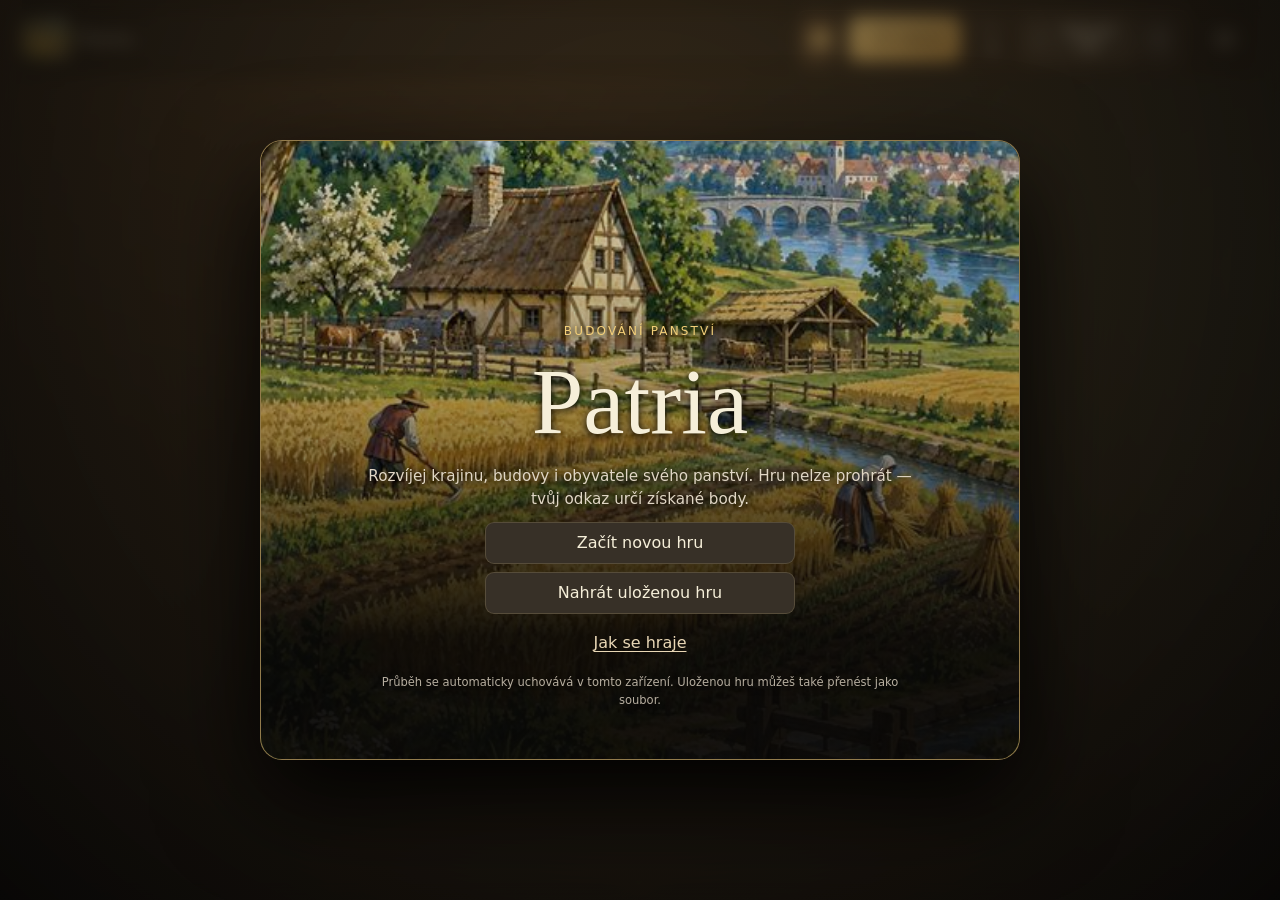
<file: index.html>
<!doctype html>
<html lang="cs">
<head>
  <meta charset="UTF-8" />
  <meta name="viewport" content="width=device-width, initial-scale=1.0" />
  <meta name="theme-color" content="#17130f" />
  <meta name="description" content="Hratelný prototyp karetní hry o budování panství." />
  <title>Patria — karetní prototyp</title>
  <link rel="icon" type="image/svg+xml" href="data:image/svg+xml,%3Csvg xmlns='http://www.w3.org/2000/svg' viewBox='0 0 32 32'%3E%3Crect width='32' height='32' rx='7' fill='%2317130f'/%3E%3Cpath d='M6 11l5 4 5-8 5 8 5-4-2 13H8L6 11z' fill='%23d7aa54'/%3E%3C/svg%3E" />
  <script type="module" crossorigin src="./assets/index-mIVNYGuo.js"></script>
  <link rel="stylesheet" crossorigin href="./assets/index-ww2cGVnw.css">
</head>
<body>
  <div class="grain" aria-hidden="true"></div>
  <div id="welcome-screen" class="welcome-screen" hidden>
    <div class="welcome-card">
      <img src="./assets/meadow-2-n1LOSES2.jpg" alt="Krajina rodícího se panství" />
      <div class="welcome-shade" aria-hidden="true"></div>
      <div class="welcome-copy">
        <span>Budování panství</span><h1>Patria</h1>
        <p>Rozvíjej krajinu, budovy i obyvatele svého panství. Hru nelze prohrát — tvůj odkaz určí získané body.</p>
        <div class="welcome-actions">
          <button id="continue-game-button" class="round-primary-action" type="button" hidden>Pokračovat v uložené hře</button>
          <button id="start-game-button" class="secondary-action" type="button">Začít novou hru</button>
          <button id="load-game-button" class="secondary-action" type="button">Nahrát uloženou hru</button>
          <button id="welcome-rules-button" class="welcome-link" type="button">Jak se hraje</button>
        </div>
        <p class="welcome-note">Průběh se automaticky uchovává v tomto zařízení. Uloženou hru můžeš také přenést jako soubor.</p>
      </div>
    </div>
  </div>
  <input id="load-game-input" type="file" accept="application/json,.json" hidden />
  <main class="game-shell">
    <header class="topbar">
      <div class="brand"><span class="brand-mark"><img src="./assets/meadow-2-n1LOSES2.jpg" alt="" /></span><h1>Patria</h1></div>
      <div id="resources" class="resources" aria-label="Suroviny"></div>
      <div id="permanent-panel" class="permanent-panel" aria-label="Permanentní karty" hidden></div>
      <div class="header-actions" aria-label="Akce tahu">
        <div class="pile-zone draw-pile" id="draw-pile" aria-label="Dobírací balíček"><span class="deck-stack" aria-hidden="true"><b id="deck-count">6</b></span><strong id="deck-label" class="sr-only">6 karet</strong></div>
        <button class="turn-action draw-two" id="advance-button" type="button" aria-label="Dobrat 2 karty"><span aria-hidden="true">＋2</span><strong>Dobrat</strong></button>
        <button class="turn-action debug-add" id="debug-add-button" type="button" aria-label="Vložit kartu v debug režimu" hidden><span aria-hidden="true">＋</span></button>
        <div class="round-counter" aria-label="Aktuální kolo"><span>Kolo</span><strong id="round-value">1</strong></div>
        <button class="turn-action end-turn" id="pass-button" type="button"><span aria-hidden="true">✓</span><strong>Ukončit tah</strong></button>
        <button class="pile-zone discard-pile" id="discard-pile" type="button" aria-label="Prohlédnout odhazovací balíček"><strong id="discard-label" class="sr-only">0 karet</strong><span class="deck-stack discard-stack" aria-hidden="true"><b id="discard-count">0</b></span></button>
      </div>
      <div class="header-tools">
        <button class="gear-button" id="settings-button" type="button" aria-label="Menu" aria-expanded="false" aria-controls="settings-menu"><span aria-hidden="true"></span></button>
        <div id="settings-menu" class="settings-popover" hidden>
          <div class="settings-section">
            <span class="settings-label">Karet v řádku</span>
            <div class="column-slider">
              <input id="column-count" type="range" min="2" max="8" step="1" aria-label="Počet karet v řádku" />
              <output id="column-count-value" for="column-count">6</output>
            </div>
            <label class="settings-toggle"><input id="show-card-numbers" type="checkbox" /> <span>Zobrazovat čísla karet</span></label>
            <label class="settings-toggle"><input id="confirm-production" type="checkbox" /> <span>Potvrzovat použití produkce</span></label>
            <label class="settings-toggle"><input id="debug-mode" type="checkbox" /> <span>Debug mód</span></label>
          </div>
          <div class="settings-actions">
            <button id="undo-production-button" type="button" disabled><span aria-hidden="true">↶</span> Zpět produkci</button>
            <button id="save-game-button" type="button"><span aria-hidden="true">↓</span> Uložit hru do souboru</button>
            <button id="card-list-button" type="button"><span aria-hidden="true">▦</span> Seznam karet</button>
            <button id="rules-button" type="button"><span aria-hidden="true">?</span> Jak hrát</button>
            <button id="home-button" type="button"><span aria-hidden="true">⌂</span> Hlavní stránka</button>
            <button id="restart-button" type="button"><span aria-hidden="true">↻</span> Nová hra</button>
          </div>
          <div class="build-number">Build <strong id="build-number"></strong></div>
        </div>
      </div>
    </header>

    <section class="table-area">
      <div class="board-scroll"><div id="play-area" class="card-grid" aria-live="polite"></div></div>
      <div id="empty-state" class="empty-state" hidden><span>V aktivní zóně nejsou žádné karty.</span></div>
    </section>
  </main>

  <dialog id="card-dialog" class="card-dialog"><button class="dialog-close" data-close-card aria-label="Zavřít detail">×</button><div id="card-dialog-content"></div></dialog>
  <dialog id="upgrade-dialog" class="upgrade-dialog"><div class="upgrade-corner-actions"><button class="dialog-close" data-close-upgrade aria-label="Zrušit vylepšení">×</button><button id="upgrade-confirm-button" class="dialog-confirm-top" data-confirm-upgrade aria-label="Potvrdit vylepšení">✓</button></div><div id="upgrade-dialog-content"></div></dialog>
  <dialog id="discard-choice-dialog" class="choice-dialog"><button class="dialog-close" data-close-choice aria-label="Zrušit volbu">×</button><div id="discard-choice-content"></div></dialog>
  <dialog id="action-choice-dialog" class="choice-dialog"><div class="dialog-corner-actions"><button class="dialog-close" data-close-action-choice aria-label="Zrušit volbu">×</button><button id="action-confirm-button" class="dialog-confirm-top" data-confirm-action-choice type="button" aria-label="Potvrdit volbu" hidden>✓</button></div><div id="action-choice-content"></div></dialog>
  <dialog id="discard-browser-dialog" class="discard-browser-dialog"><button class="dialog-close" data-close-discard-browser aria-label="Zavřít odhazovací balíček">×</button><div id="discard-browser-content"></div></dialog>
  <dialog id="library-dialog" class="library-dialog"><button class="dialog-close" data-close-library aria-label="Zavřít knihovnu">×</button><div id="library-dialog-content"></div></dialog>
  <dialog id="card-list-dialog" class="card-list-dialog"><button class="dialog-close" data-close-card-list aria-label="Zavřít seznam karet">×</button><div id="card-list-content"></div></dialog>
  <dialog id="debug-card-dialog" class="debug-card-dialog"><button class="dialog-close" data-close-debug-cards aria-label="Zavřít výběr karty">×</button><div id="debug-card-content"></div></dialog>
  <dialog id="card-focus-dialog" class="card-focus-dialog" aria-label="Zvětšená karta"><div id="card-focus-content"></div></dialog>

  <dialog id="rules-dialog" class="rules-dialog">
    <button class="dialog-close" data-close-dialog aria-label="Zavřít pravidla">×</button><span class="eyebrow">Základní pravidla</span><h2>Jeden tah, jedno velké rozhodnutí</h2>
    <ol><li>Na začátku tahu vyložíš až čtyři karty.</li><li>Produkce přidá suroviny a kartu odhodí. Tah pokračuje dál.</li><li>Můžeš dobrat další dvě karty. Dosud získané suroviny zůstávají.</li><li>Zaplať cenu vylepšení jedné aktivní karty. Karta změní stav a tah končí.</li><li>Když v balíčku nic nezůstane, končí kolo a objevíš dvě nové karty.</li></ol>
    <p>Vývoj karty si prohlédneš kliknutím na stavové tečky vpravo nahoře.</p>
  </dialog>

  <div id="round-transition" class="round-transition" hidden aria-live="assertive">
    <div class="round-transition-copy"><span id="round-finished">Kolo dokončeno</span><strong id="round-next">Nové karty do balíčku</strong></div>
    <div id="round-transition-body" class="round-transition-body"></div>
    <div class="shuffle-cards" aria-hidden="true"><i></i><i></i><i></i><i></i><i></i></div>
  </div>
  <div id="toast" class="toast" role="status" aria-live="polite"></div>
</body>
</html>
</file>
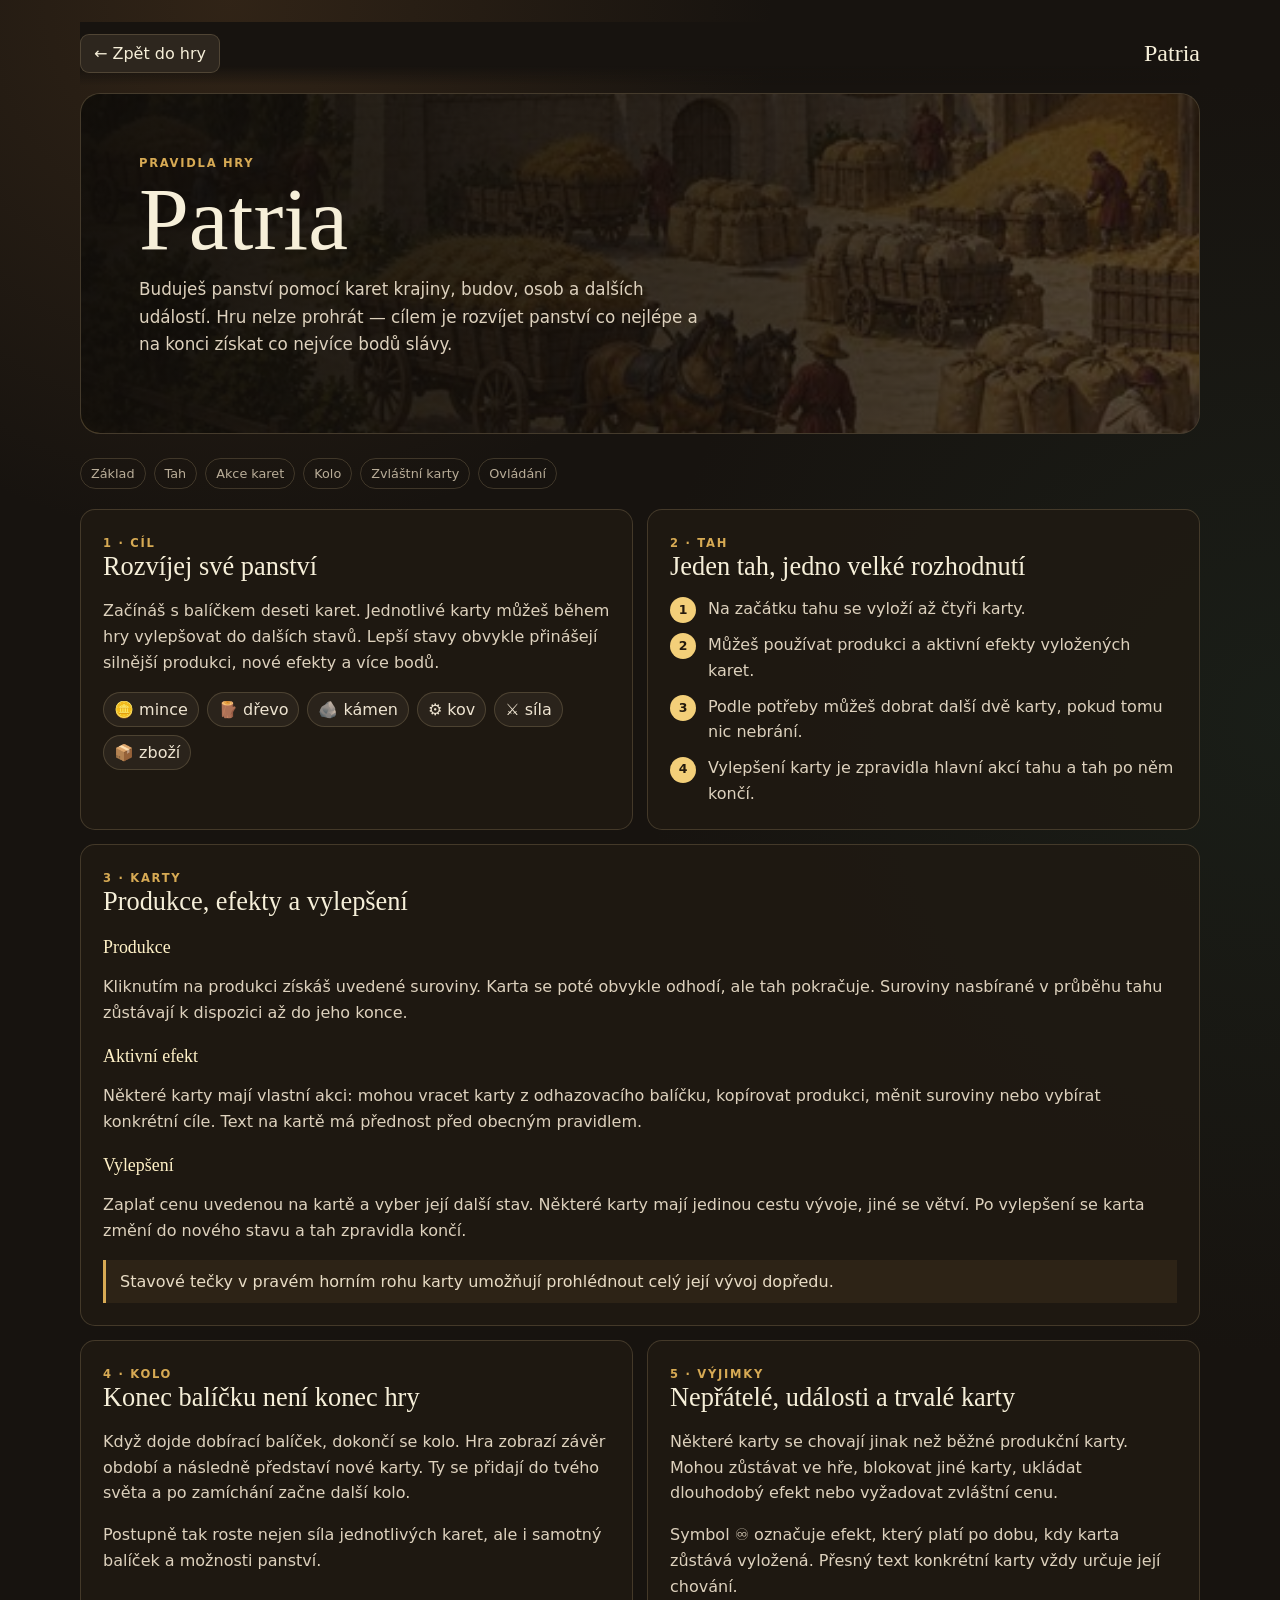
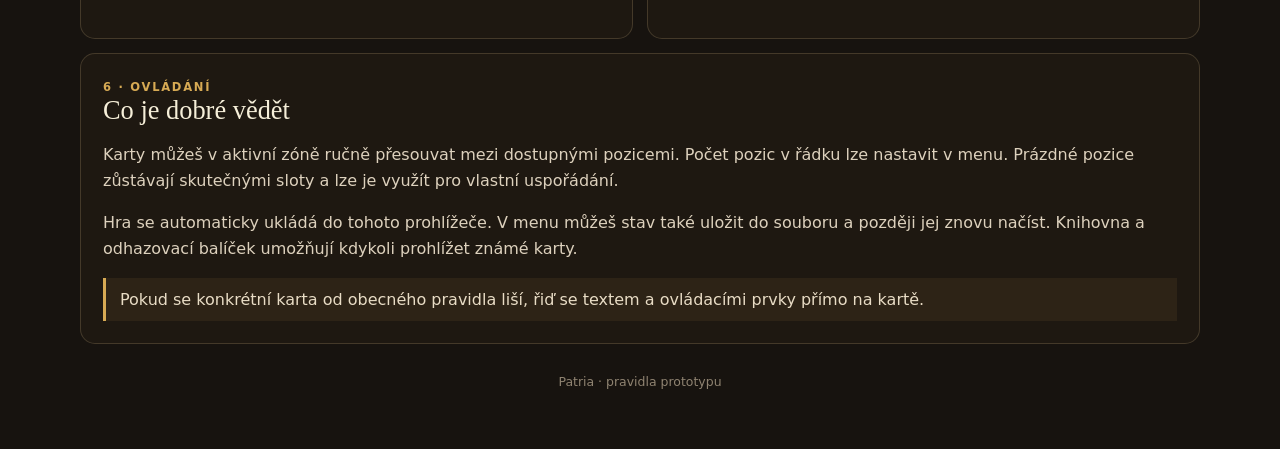
<file: rules.html>
<!doctype html>
<html lang="cs">
<head>
  <meta charset="UTF-8" />
  <meta name="viewport" content="width=device-width, initial-scale=1.0" />
  <meta name="theme-color" content="#17130f" />
  <title>Patria — pravidla</title>
  <style>
    :root{color-scheme:dark;--ink:#f6efd9;--muted:#b9ad98;--bg:#17130f;--panel:#211a13;--line:rgba(236,210,157,.18);--gold:#d7aa54;--bright:#f3cf79}
    *{box-sizing:border-box}html{scroll-behavior:smooth}body{margin:0;min-width:320px;color:var(--ink);background:radial-gradient(circle at 18% 0%,rgba(125,85,45,.25),transparent 34rem),radial-gradient(circle at 100% 35%,rgba(36,72,58,.2),transparent 40rem),var(--bg);font-family:Inter,ui-sans-serif,system-ui,-apple-system,BlinkMacSystemFont,"Segoe UI",sans-serif}
    a{color:inherit}.shell{width:min(1120px,calc(100% - 32px));margin:auto;padding:22px 0 60px}.top{position:sticky;z-index:5;top:0;display:flex;align-items:center;justify-content:space-between;gap:20px;padding:12px 0;background:linear-gradient(var(--bg) 70%,transparent)}
    .back{text-decoration:none;border:1px solid var(--line);border-radius:9px;padding:9px 13px;background:#2d261e}.back:hover{border-color:var(--bright)}
    .brand{font-family:Georgia,"Times New Roman",serif;font-size:1.5rem}.hero{position:relative;overflow:hidden;min-height:310px;margin:8px 0 24px;border:1px solid var(--line);border-radius:20px;background:#201a14}
    .hero img{position:absolute;inset:0;width:100%;height:100%;object-fit:cover;opacity:.5}.hero:after{content:"";position:absolute;inset:0;background:linear-gradient(90deg,rgba(15,12,9,.94),rgba(15,12,9,.44))}
    .hero-copy{position:relative;z-index:1;max-width:680px;padding:clamp(28px,5vw,58px)}.eyebrow{color:var(--gold);font-size:.72rem;font-weight:700;letter-spacing:.15em;text-transform:uppercase}
    h1,h2,h3{font-family:Georgia,"Times New Roman",serif;font-weight:500}h1{margin:8px 0 10px;font-size:clamp(3rem,8vw,5.6rem);line-height:.9}h2{margin:0 0 14px;font-size:1.65rem}h3{margin:20px 0 8px;font-size:1.12rem;color:#fff1c7}
    p,li{color:#ddd1bd;line-height:1.62}.hero p{font-size:1.05rem}.grid{display:grid;grid-template-columns:repeat(2,minmax(0,1fr));gap:14px}.card{padding:22px;border:1px solid var(--line);border-radius:15px;background:rgba(33,26,19,.78)}
    .card.wide{grid-column:1/-1}.steps{counter-reset:s;list-style:none;padding:0;margin:0;display:grid;gap:10px}.steps li{position:relative;padding-left:38px}.steps li:before{counter-increment:s;content:counter(s);position:absolute;left:0;top:.1em;display:grid;place-items:center;width:26px;height:26px;color:#241a0d;border-radius:50%;background:var(--bright);font-weight:800;font-size:.78rem}
    .resources{display:flex;flex-wrap:wrap;gap:8px;margin-top:12px}.resource{padding:7px 10px;border:1px solid var(--line);border-radius:999px;background:#2a231b;color:#eee4d1}.tip{margin-top:14px;padding:12px 14px;border-left:3px solid var(--gold);background:rgba(215,170,84,.08);color:#e8dcc5}
    .toc{display:flex;flex-wrap:wrap;gap:8px;margin:0 0 20px}.toc a{text-decoration:none;color:var(--muted);border:1px solid var(--line);border-radius:999px;padding:7px 10px;font-size:.8rem}.toc a:hover{color:var(--ink);border-color:var(--gold)}
    footer{padding:30px 0 0;color:#8f8371;text-align:center;font-size:.78rem}
    @media(max-width:760px){.grid{grid-template-columns:1fr}.card.wide{grid-column:auto}.hero{min-height:280px}.shell{width:min(100% - 22px,1120px)}}
  </style>
</head>
<body>
  <main class="shell">
    <div class="top"><a class="back" href="./">← Zpět do hry</a><div class="brand">Patria</div></div>

    <section class="hero">
      <img src="./assets/001d.jpg" alt="" />
      <div class="hero-copy"><span class="eyebrow">Pravidla hry</span><h1>Patria</h1><p>Buduješ panství pomocí karet krajiny, budov, osob a dalších událostí. Hru nelze prohrát — cílem je rozvíjet panství co nejlépe a na konci získat co nejvíce bodů slávy.</p></div>
    </section>

    <nav class="toc" aria-label="Obsah pravidel">
      <a href="#zaklad">Základ</a><a href="#tah">Tah</a><a href="#akce">Akce karet</a><a href="#kolo">Kolo</a><a href="#specialni">Zvláštní karty</a><a href="#ovladani">Ovládání</a>
    </nav>

    <div class="grid">
      <section class="card" id="zaklad"><span class="eyebrow">1 · Cíl</span><h2>Rozvíjej své panství</h2><p>Začínáš s balíčkem deseti karet. Jednotlivé karty můžeš během hry vylepšovat do dalších stavů. Lepší stavy obvykle přinášejí silnější produkci, nové efekty a více bodů.</p><div class="resources"><span class="resource">🪙 mince</span><span class="resource">🪵 dřevo</span><span class="resource">🪨 kámen</span><span class="resource">⚙️ kov</span><span class="resource">⚔️ síla</span><span class="resource">📦 zboží</span></div></section>

      <section class="card" id="tah"><span class="eyebrow">2 · Tah</span><h2>Jeden tah, jedno velké rozhodnutí</h2><ol class="steps"><li>Na začátku tahu se vyloží až čtyři karty.</li><li>Můžeš používat produkci a aktivní efekty vyložených karet.</li><li>Podle potřeby můžeš dobrat další dvě karty, pokud tomu nic nebrání.</li><li>Vylepšení karty je zpravidla hlavní akcí tahu a tah po něm končí.</li></ol></section>

      <section class="card wide" id="akce"><span class="eyebrow">3 · Karty</span><h2>Produkce, efekty a vylepšení</h2><h3>Produkce</h3><p>Kliknutím na produkci získáš uvedené suroviny. Karta se poté obvykle odhodí, ale tah pokračuje. Suroviny nasbírané v průběhu tahu zůstávají k dispozici až do jeho konce.</p><h3>Aktivní efekt</h3><p>Některé karty mají vlastní akci: mohou vracet karty z odhazovacího balíčku, kopírovat produkci, měnit suroviny nebo vybírat konkrétní cíle. Text na kartě má přednost před obecným pravidlem.</p><h3>Vylepšení</h3><p>Zaplať cenu uvedenou na kartě a vyber její další stav. Některé karty mají jedinou cestu vývoje, jiné se větví. Po vylepšení se karta změní do nového stavu a tah zpravidla končí.</p><div class="tip">Stavové tečky v pravém horním rohu karty umožňují prohlédnout celý její vývoj dopředu.</div></section>

      <section class="card" id="kolo"><span class="eyebrow">4 · Kolo</span><h2>Konec balíčku není konec hry</h2><p>Když dojde dobírací balíček, dokončí se kolo. Hra zobrazí závěr období a následně představí nové karty. Ty se přidají do tvého světa a po zamíchání začne další kolo.</p><p>Postupně tak roste nejen síla jednotlivých karet, ale i samotný balíček a možnosti panství.</p></section>

      <section class="card" id="specialni"><span class="eyebrow">5 · Výjimky</span><h2>Nepřátelé, události a trvalé karty</h2><p>Některé karty se chovají jinak než běžné produkční karty. Mohou zůstávat ve hře, blokovat jiné karty, ukládat dlouhodobý efekt nebo vyžadovat zvláštní cenu.</p><p>Symbol ♾️ označuje efekt, který platí po dobu, kdy karta zůstává vyložená. Přesný text konkrétní karty vždy určuje její chování.</p></section>

      <section class="card wide" id="ovladani"><span class="eyebrow">6 · Ovládání</span><h2>Co je dobré vědět</h2><p>Karty můžeš v aktivní zóně ručně přesouvat mezi dostupnými pozicemi. Počet pozic v řádku lze nastavit v menu. Prázdné pozice zůstávají skutečnými sloty a lze je využít pro vlastní uspořádání.</p><p>Hra se automaticky ukládá do tohoto prohlížeče. V menu můžeš stav také uložit do souboru a později jej znovu načíst. Knihovna a odhazovací balíček umožňují kdykoli prohlížet známé karty.</p><div class="tip">Pokud se konkrétní karta od obecného pravidla liší, řiď se textem a ovládacími prvky přímo na kartě.</div></section>
    </div>

    <footer>Patria · pravidla prototypu</footer>
  </main>
</body>
</html>
</file>
<file: assets/index-ww2cGVnw.css>
:root{color-scheme:dark;--ink:#f6efd9;--muted:#b9ad98;--table:#17130f;--line:rgba(236,210,157,.17);--gold:#d7aa54;--gold-bright:#f3cf79;--shadow:0 16px 40px rgba(0,0,0,.32);--card-width:150px}*{box-sizing:border-box}body{margin:0;min-width:320px;min-height:100vh;overflow:hidden;color:var(--ink);background:radial-gradient(circle at 20% -10%,rgba(125,85,45,.25),transparent 34rem),radial-gradient(circle at 100% 30%,rgba(36,72,58,.22),transparent 40rem),var(--table);font-family:Inter,ui-sans-serif,system-ui,-apple-system,BlinkMacSystemFont,Segoe UI,sans-serif}button,select{font:inherit}button:focus-visible,select:focus-visible{outline:3px solid var(--gold-bright);outline-offset:3px}h1,h2,h3,p{margin:0}.grain{position:fixed;inset:0;pointer-events:none;opacity:.25;background-image:url("data:image/svg+xml,%3Csvg xmlns='http://www.w3.org/2000/svg' width='120' height='120' viewBox='0 0 120 120'%3E%3Cfilter id='n'%3E%3CfeTurbulence type='fractalNoise' baseFrequency='.8' numOctaves='3' stitchTiles='stitch'/%3E%3C/filter%3E%3Crect width='100%25' height='100%25' filter='url(%23n)' opacity='.12'/%3E%3C/svg%3E")}.game-shell{position:relative;height:100vh;max-width:1500px;margin:0 auto;padding:12px 24px 92px;overflow:hidden}.topbar{display:grid;grid-template-columns:auto minmax(360px,1fr) auto auto;align-items:center;gap:18px;min-height:67px;padding-bottom:10px;border-bottom:1px solid var(--line)}.brand{display:flex;align-items:center;gap:10px}.brand-mark{display:grid;place-items:center;width:40px;height:40px;color:#1d160e;border:1px solid #efca7b;border-radius:50%;background:linear-gradient(145deg,#f0cc78,#a8732c);box-shadow:inset 0 0 0 4px #372716;font-size:1.25rem}.brand h1{font-size:1.18rem;font-weight:600}.brand p{margin-top:1px;color:var(--muted);font-size:.69rem}.resources{display:flex;flex-wrap:nowrap;justify-content:center;gap:6px}.resource{display:flex;align-items:center;gap:5px;min-width:47px;padding:6px 8px;border:1px solid var(--line);border-radius:999px;background:#ffffff09}.resource i{font-style:normal;font-size:1rem}.resource strong{font-size:.78rem;font-weight:500}.counters{display:flex;align-items:center;border:1px solid var(--line);border-radius:11px;background:#1f1913c2}.counters>div{min-width:65px;padding:6px 12px;text-align:center}.counters>div+div{border-left:1px solid var(--line)}.counters span{display:block;color:var(--muted);font-size:.6rem;letter-spacing:.1em;text-transform:uppercase}.counters strong{font-size:1rem;font-weight:600}.header-tools{position:relative;display:flex;align-items:center}.gear-button{width:39px;height:39px;color:var(--ink);border:1px solid transparent;background:transparent;cursor:pointer;font-size:1.05rem}.gear-button:hover,.gear-button[aria-expanded=true]{color:var(--gold-bright);border-color:var(--line)}.table-area{padding:13px 0 10px}.eyebrow{color:var(--gold);font-size:.67rem;letter-spacing:.15em;text-transform:uppercase}.board-scroll{overflow-x:hidden;overflow-y:hidden;padding:9px 2px 12px;scrollbar-color:#6b5336 transparent;scrollbar-width:thin}.card-grid{display:grid;grid-template-columns:repeat(var(--max-columns),var(--card-width));grid-auto-rows:auto;align-items:start;gap:10px;width:100%;min-width:0}.card-slot{width:var(--card-width);aspect-ratio:5/8;border-radius:12px;transition:box-shadow .16s ease}.card-slot.drag-over{box-shadow:0 0 0 2px var(--gold-bright)}.game-card{position:relative;isolation:isolate;width:100%;height:100%;overflow:hidden;color:var(--ink);border:1px solid rgba(227,196,132,.38);border-radius:12px;background:#211a13;box-shadow:0 9px 22px #00000057;cursor:grab;transition:border-color .18s ease,box-shadow .18s ease,opacity .18s ease}.game-card:active{cursor:grabbing}.game-card:hover{border-color:#efca7bc7;box-shadow:0 0 0 1px #efca7b2e,0 9px 22px #00000057}.game-card.dragging{opacity:.28;transform:scale(.96)}.card-art-full{position:absolute;z-index:-2;inset:0;width:100%;height:100%;object-fit:cover;background:#332a20}.card-shade{position:absolute;z-index:-1;inset:0;background:linear-gradient(180deg,#070605bf,#0706050d 32%,#07060508 63%,#070605ab);pointer-events:none}.card-header{position:absolute;top:0;right:0;left:0;display:grid;gap:2px;min-height:56px;padding:7px 8px 8px;background:#2b2b2b9e;box-shadow:0 3px 10px #0005;-webkit-backdrop-filter:blur(4px);backdrop-filter:blur(4px);text-shadow:0 1px 3px #000}.card-header-row{display:flex;align-items:center;justify-content:space-between;gap:7px}.card-kind{overflow:hidden;color:#f2ead7;font-size:.56rem;font-weight:400;letter-spacing:.13em;text-transform:uppercase;white-space:nowrap;text-overflow:ellipsis}.card-header-bottom{align-items:flex-end;padding-top:2px}.game-card .card-header h3{overflow:hidden;font-size:.84rem;font-weight:400;line-height:1.15;white-space:nowrap;text-overflow:ellipsis}.card-points{flex:0 0 auto;font-size:.67rem;font-weight:500}.state-pips{display:flex;gap:3px;padding:2px;border:0;border-radius:999px;background:transparent}.state-pips span{width:7px;height:7px;border:1px solid rgba(255,255,255,.65);border-radius:50%;background:transparent}.state-pips .active{border-color:var(--gold-bright);background:var(--gold-bright)}button.state-pips{cursor:pointer}button.state-pips:hover{box-shadow:0 0 0 1px var(--gold-bright)}.production-space{position:absolute;top:60px;right:0;left:0;display:flex;align-items:center;justify-content:flex-start;gap:3px;width:100%;min-height:42px;padding:6px 8px;color:#fff;border:0;background:transparent;cursor:pointer;text-align:left}.production-item{display:grid;place-items:center;width:27px;height:27px;padding:0;border:1px solid rgba(255,240,204,.52);border-radius:50%;background:#16120ec7;box-shadow:0 2px 5px #000b,inset 0 0 0 1px #0000003d;font-size:1rem;line-height:1;transition:transform .16s ease}.production-space:hover .production-item{transform:scale(1.12)}.static-production{right:auto;width:auto;min-height:0;font-size:1rem;text-shadow:0 2px 3px #000;cursor:default}.effect-panel{position:absolute;right:8px;bottom:49px;left:8px;min-height:43px;padding:7px 8px;overflow:hidden;color:#f9f2df;border:1px solid rgba(255,245,215,.3);border-radius:6px;background:#1814108a;box-shadow:0 3px 12px #0006;-webkit-backdrop-filter:blur(4px);backdrop-filter:blur(4px);font-size:.62rem;font-weight:400;line-height:1.25;text-align:left}button.effect-panel{cursor:pointer}.effect-panel.active-effect:hover{border-color:#ffe291cc;background:#251e15b8}.upgrade-panel{position:absolute;right:7px;bottom:7px;left:7px;display:flex;align-items:center;gap:4px;min-height:34px;padding:5px 7px;color:#fff1c7;border:1px solid rgba(242,201,111,.72);border-radius:7px;background:#281b0fe0;box-shadow:0 3px 10px #0008;-webkit-backdrop-filter:blur(4px);backdrop-filter:blur(4px);cursor:pointer}.upgrade-panel>span{flex:0 0 auto;font-size:.86rem}.upgrade-panel strong{font-size:.69rem;font-weight:400;letter-spacing:0;white-space:nowrap}.upgrade-lines{display:grid;gap:2px;min-width:0}.upgrade-line{display:flex;align-items:center;gap:4px;min-width:0}.upgrade-line+.upgrade-line{padding-top:2px;border-top:1px solid rgba(255,255,255,.13)}.upgrade-panel:hover:not(:disabled){border-color:#ffe19a;background:#5c3e19f2}.upgrade-panel:disabled{color:#b8ad97;border-color:#b4a99361;background:#312d28b8;cursor:not-allowed}.upgrade-panel:disabled span,.upgrade-panel:disabled strong{opacity:.78}.game-card.multiple-upgrades .effect-panel{bottom:76px}.empty-state{padding:80px 0;color:var(--muted);text-align:center}.flying-card{position:fixed;z-index:50;margin:0;pointer-events:none;transform-origin:center}.action-dock{position:fixed;z-index:20;right:24px;bottom:10px;left:24px;display:flex;justify-content:space-between;align-items:center;max-width:1452px;height:70px;margin:auto;padding:9px 12px;border:1px solid rgba(230,194,122,.26);border-radius:15px;background:#1d1711f0;box-shadow:var(--shadow);-webkit-backdrop-filter:blur(16px);backdrop-filter:blur(16px)}.dock-side,.pile-zone{display:flex;align-items:center}.dock-side{gap:13px}.pile-zone{gap:10px}.pile-zone strong{font-size:.76rem;font-weight:500}.deck-stack{position:relative;display:grid;place-items:center;width:35px;height:47px;border:1px solid #d5ab5f;border-radius:5px;background:repeating-linear-gradient(45deg,#5b3f25,#5b3f25 5px,#2d241b 5px 10px);box-shadow:-3px 3px #1b1712,-5px 5px #6c5337}.deck-stack b{display:grid;place-items:center;width:22px;height:22px;color:#1e170e;border-radius:50%;background:var(--gold-bright);font-size:.69rem}.discard-pile{opacity:.64}.discard-stack{border-color:#837b6e;background:repeating-linear-gradient(-35deg,#494641,#494641 5px,#242321 5px 10px);box-shadow:2px 2px #181715,4px 4px #55514a;transform:rotate(3deg)}.discard-stack b{color:#e7e1d7;background:#55514a}.draw-two{position:relative;width:46px;height:56px;color:#241a0d;border:1px solid #e2b962;border-radius:7px;background:linear-gradient(145deg,#f1cf7d,#c8943f);box-shadow:-3px 3px #332514;cursor:pointer;font-size:1.1rem;font-weight:700}.draw-two:disabled{cursor:not-allowed;filter:grayscale(.8);opacity:.45}.end-turn,.secondary-action,.upgrade-action{min-height:38px;padding:8px 13px;color:var(--ink);border:1px solid var(--line);border-radius:9px;background:#373027;cursor:pointer}.upgrade-action{color:#23190b;border-color:#dfb65e;background:linear-gradient(#f1cf80,#c99740)}.upgrade-action:disabled{color:#aaa39a;border-color:#5d5953;background:#44413d;cursor:not-allowed}.end-turn:disabled{opacity:.45;cursor:not-allowed}dialog{width:min(1100px,calc(100vw - 28px));max-height:calc(100vh - 28px);overflow:auto;color:var(--ink);border:1px solid rgba(232,199,130,.35);border-radius:17px;background:#1f1913;box-shadow:0 30px 90px #000}dialog::backdrop{background:#070605c7;-webkit-backdrop-filter:blur(7px);backdrop-filter:blur(7px)}.dialog-close{position:sticky;z-index:3;top:0;float:right;width:37px;height:37px;color:var(--ink);border:1px solid var(--line);border-radius:50%;background:#2e261d;font-size:1.3rem;cursor:pointer}.dialog-header{margin:7px 52px 18px 3px}.dialog-header h2{margin:4px 0;font-size:1.45rem;font-weight:550}.dialog-header p{color:var(--muted);font-size:.84rem}.stage-gallery{clear:both;display:grid;grid-template-columns:repeat(4,minmax(0,1fr));gap:12px}.stage-card{overflow:hidden;border:1px solid var(--line);border-radius:13px;background:#2b241c}.stage-card.current{border-color:var(--gold-bright);box-shadow:0 0 0 2px #f3cf792e}.stage-card.unreachable{opacity:.72}.stage-card img{display:block;width:100%;aspect-ratio:3/2;object-fit:cover}.stage-card-body{padding:11px}.stage-label{color:var(--gold);font-size:.68rem;text-transform:uppercase;letter-spacing:.1em}.stage-card h3{margin:5px 0 8px;font-size:1rem;font-weight:500}.stage-card p{min-height:45px;color:var(--muted);font-size:.76rem;line-height:1.35}.card-stats{display:flex;min-height:22px;gap:5px;margin:6px 0}.stat-chip{padding:3px 7px;border-radius:999px;background:#ffffff0f;font-size:.74rem}.stage-card .upgrade-action{width:100%;margin-top:9px}.upgrade-dialog{width:min(700px,calc(100vw - 28px));padding:23px}.upgrade-route{clear:both;display:grid;grid-template-columns:178px auto 178px;justify-content:center;align-items:center;gap:24px}.preview-label{display:block;margin-bottom:6px;color:var(--muted);font-size:.68rem;letter-spacing:.09em;text-align:center;text-transform:uppercase}.preview-card{width:178px;height:auto;aspect-ratio:5/8;cursor:default}.preview-card:hover{transform:none}.route-arrow{color:var(--gold-bright);font-size:1.7rem}.upgrade-targets{display:flex;justify-content:center;gap:7px;margin:-4px 0 16px}.upgrade-choice{display:flex;align-items:center;gap:8px;padding:7px 10px;color:var(--ink);border:1px solid var(--line);border-radius:999px;background:#2b241c;cursor:pointer}.upgrade-choice span{font-size:.76rem}.upgrade-choice strong{color:var(--gold-bright);font-size:.78rem;font-weight:400}.upgrade-choice.selected{border-color:var(--gold-bright)}.upgrade-choice:disabled{opacity:.45;cursor:not-allowed}.static-upgrade{cursor:default}.upgrade-confirm-bar{display:flex;justify-content:flex-end;gap:8px;margin-top:18px;padding-top:14px;border-top:1px solid var(--line)}.choice-dialog{width:min(720px,calc(100vw - 28px));padding:23px}.discard-choices{display:grid;grid-template-columns:repeat(3,1fr);gap:9px}.discard-choice{display:grid;grid-template-columns:80px 1fr;overflow:hidden;padding:0;color:var(--ink);border:1px solid var(--line);border-radius:10px;background:#2b241c;cursor:pointer;text-align:left}.discard-choice.selected{border-color:var(--gold-bright);box-shadow:0 0 0 2px #f3cf7924}.discard-choice img{width:80px;height:68px;object-fit:cover}.discard-choice span{display:grid;align-content:center;gap:3px;padding:7px}.discard-choice small{color:var(--muted);font-size:.62rem;text-transform:uppercase}.discard-choice strong{font-size:.77rem;font-weight:500}.rules-dialog,.settings-dialog{width:min(620px,calc(100vw - 28px));padding:25px}.rules-dialog h2,.settings-dialog h2{margin:5px 45px 14px 0;font-size:1.4rem;font-weight:550}.rules-dialog ol{padding-left:21px;color:#d9cfbe;line-height:1.55}.rules-dialog p,.settings-dialog p{color:var(--muted)}.settings-dialog label{display:block;margin:22px 0 7px;font-size:.8rem}.settings-dialog select{width:100%;padding:10px;color:var(--ink);border:1px solid var(--line);border-radius:8px;background:#30281f}.round-transition[hidden]{display:none}.round-transition{position:fixed;z-index:100;inset:0;display:grid;place-items:center;background:radial-gradient(circle,#3d2d19e0,#080706f7);animation:round-in .35s ease both}.round-transition.leaving{animation:round-out .32s ease both}.round-transition-copy{position:absolute;top:22%;display:grid;gap:7px;text-align:center}.round-transition-copy span{color:var(--gold);font-size:.78rem;letter-spacing:.18em;text-transform:uppercase}.round-transition-copy strong{font-size:1.8rem;font-weight:500}.shuffle-cards{position:relative;width:180px;height:210px;margin-top:80px}.shuffle-cards i{position:absolute;inset:0;margin:auto;width:112px;height:174px;border:2px solid #d2aa61;border-radius:9px;background:repeating-linear-gradient(45deg,#573d24,#573d24 8px,#241d16 8px 16px);box-shadow:0 12px 25px #000;animation:shuffle 1.1s ease-in-out infinite}.shuffle-cards i:nth-child(2){animation-delay:.1s}.shuffle-cards i:nth-child(3){animation-delay:.2s}.shuffle-cards i:nth-child(4){animation-delay:.3s}.shuffle-cards i:nth-child(5){animation-delay:.4s}@keyframes shuffle{0%,to{transform:translate(0) rotate(0)}35%{transform:translate(75px) rotate(12deg)}70%{transform:translate(-42px) rotate(-7deg)}}@keyframes round-in{0%{opacity:0}to{opacity:1}}@keyframes round-out{to{opacity:0}}.toast{position:fixed;z-index:110;left:50%;bottom:90px;padding:10px 15px;color:var(--ink);border:1px solid rgba(236,204,140,.35);border-radius:9px;background:#30271d;box-shadow:var(--shadow);transform:translate(-50%,120px);opacity:0;transition:.25s ease}.toast.visible{transform:translate(-50%);opacity:1}.card-grid .game-card{border-radius:var(--cardRadius)}.card-grid .card-header{gap:var(--headerGap);min-height:var(--headerHeight);padding:var(--headerPadTop) var(--headerPadSide) var(--headerPadBottom)}.card-grid .card-header-row{gap:var(--rowGap)}.card-grid .card-kind,.card-grid .card-number{font-size:var(--kindFont)}.card-grid .card-header-bottom{padding-top:var(--headerGap)}.card-grid .card-header h3{font-size:var(--titleFont)}.card-grid .card-points{font-size:var(--pointsFont)}.card-grid .state-pips{gap:var(--pipsGap);padding:var(--pipsPad)}.card-grid .state-pips span{width:var(--pipSize);height:var(--pipSize)}.card-grid .production-space{top:var(--productionTop);gap:var(--productGap);min-height:var(--productionHeight);padding:var(--productionPadY) var(--productionPadX)}.card-grid .production-item{width:var(--productWidth);height:var(--productHeight);font-size:var(--productFont)}.card-grid .effect-panel{right:var(--effectSide);bottom:var(--effectBottom);left:var(--effectSide);min-height:var(--effectHeight);padding:var(--effectPadY) var(--effectPadX);border-radius:var(--effectRadius);font-size:var(--effectFont)}.card-grid .upgrade-panel{right:var(--upgradeSide);bottom:var(--upgradeBottom);left:var(--upgradeSide);gap:var(--upgradeGap);min-height:var(--upgradeHeight);max-width:none;padding:var(--upgradePadY) var(--upgradePadX);border-radius:var(--upgradeRadius)}.card-grid .upgrade-panel span{font-size:var(--upgradeIcon)}.card-grid .upgrade-panel strong{font-size:var(--upgradeFont)}.settings-popover[hidden]{display:none}.settings-popover{position:absolute;z-index:60;top:46px;right:0;width:238px;padding:9px;color:var(--ink);border:1px solid rgba(232,199,130,.3);border-radius:11px;background:#231c15fa;box-shadow:0 18px 48px #000b;-webkit-backdrop-filter:blur(14px);backdrop-filter:blur(14px)}.settings-section{padding:7px 7px 10px}.settings-label{display:block;margin-bottom:8px;color:var(--muted);font-size:.75rem}.column-options{display:grid;grid-template-columns:repeat(3,1fr);gap:5px}.column-options button{height:34px;color:var(--ink);border:1px solid var(--line);border-radius:7px;background:#2c251d;cursor:pointer}.column-options button:hover{border-color:#f3cf798c}.column-options button.selected{color:#21170a;border-color:var(--gold-bright);background:linear-gradient(#f1cf80,#c99740);font-weight:700}.settings-actions{display:grid;padding-top:6px;border-top:1px solid var(--line)}.settings-actions button{display:flex;align-items:center;gap:9px;width:100%;padding:9px 8px;color:var(--ink);border:0;border-radius:7px;background:transparent;cursor:pointer;text-align:left}.settings-actions button:hover{background:#fff1}.settings-actions span{display:grid;place-items:center;width:21px;color:var(--gold-bright);font-size:1rem}.build-number{padding:9px 14px 5px;color:#8f8475;border-top:1px solid var(--line);font-size:.68rem;text-align:right}.build-number strong{color:#b9aa91;font-weight:500}.card-list-dialog{width:min(1500px,calc(100vw - 28px));max-width:none;height:min(92vh,1050px);padding:24px;overflow:auto}.card-list-dialog::backdrop{background:#090806df;-webkit-backdrop-filter:blur(5px);backdrop-filter:blur(5px)}.card-list-rows{display:grid;gap:18px}.card-list-row{display:grid;grid-template-columns:54px minmax(0,1fr);gap:14px;padding:14px;border:1px solid var(--line);border-radius:12px;background:#18140f}.card-list-number{padding-top:8px;color:var(--gold-bright);font:600 .9rem/1 ui-monospace,SFMono-Regular,Consolas,monospace}.card-list-states{display:flex;gap:12px;min-width:0;overflow-x:auto;padding:1px 2px 10px}.card-list-states .preview-card{flex:0 0 178px;width:178px}.card-list-states .game-card{--card-scale:1;--card-radius:12px;--header-height:56px;--header-gap:2px;--header-pad-top:7px;--header-pad-side:8px;--header-pad-bottom:8px;--row-gap:7px;--kind-font:9px;--title-font:13.5px;--points-font:10.7px;--pips-gap:3px;--pips-pad:2px;--pip-size:7px;--production-top:60px;--production-height:42px;--production-pad-y:6px;--production-pad-x:8px;--product-gap:2px;--product-width:27px;--product-height:27px;--product-font:16px;--effect-side:8px;--effect-bottom:49px;--effect-height:43px;--effect-pad-y:7px;--effect-pad-x:8px;--effect-radius:6px;--effect-font:10px;--upgrade-side:7px;--upgrade-bottom:7px;--upgrade-gap:4px;--upgrade-height:34px;--upgrade-max-width:128px;--upgrade-pad-y:5px;--upgrade-pad-x:7px;--upgrade-radius:7px;--upgrade-icon:13.8px;--upgrade-font:11px}@media(max-width:680px){.card-list-dialog{padding:18px 10px}.card-list-row{grid-template-columns:40px;gap:7px;padding:9px}.card-list-states .preview-card{flex-basis:152px;width:152px}}.discard-browser-dialog{width:min(1180px,calc(100vw - 28px));padding:23px;overflow:hidden}.discard-card-strip{clear:both;display:flex;align-items:flex-start;gap:12px;width:100%;padding:3px 3px 16px;overflow-x:auto;overflow-y:hidden;scrollbar-color:#8a683d #17130f;scrollbar-width:thin}.discard-view-card,.full-card-choice{flex:0 0 178px;width:178px;padding:0;color:inherit;border:1px solid transparent;border-radius:13px;background:transparent;cursor:pointer}.discard-view-card:hover,.full-card-choice:hover,.full-card-choice.selected{border-color:var(--gold-bright);box-shadow:0 0 0 2px #f3cf7929}.discard-view-card .preview-card,.full-card-choice .preview-card{width:100%;pointer-events:none}.discard-empty{clear:both;padding:60px 20px;color:var(--muted);text-align:center}.discard-choices{display:flex;flex-wrap:wrap;justify-content:center;gap:12px}.full-card-choice.selected{transform:translateY(-5px)}.round-transition{grid-template-rows:auto 1fr}.round-transition-copy{position:static;align-self:end;margin-top:7vh}.round-new-cards{display:flex;align-items:center;justify-content:center;gap:18px;min-height:310px}.round-new-cards .preview-card{width:170px;box-shadow:0 24px 55px #000}.phase-discovery .shuffle-cards,.phase-shuffle .round-new-cards{display:none}.phase-shuffle .shuffle-cards{display:block;align-self:start}.game-shell{display:grid;grid-template-rows:auto minmax(0,1fr);height:100vh;max-width:none;padding:0 22px;overflow:hidden}.topbar{position:relative;z-index:40;display:grid;grid-template-columns:auto minmax(250px,1fr) auto auto auto;align-items:center;gap:12px;min-height:78px;padding:9px 0;border-bottom:1px solid var(--line);background:#17130fe6;-webkit-backdrop-filter:blur(16px);backdrop-filter:blur(16px)}.brand{gap:9px;min-width:max-content}.brand-mark{display:block;width:48px;height:42px;overflow:hidden;border:1px solid rgba(239,202,123,.72);border-radius:9px;background:#2b241c;box-shadow:inset 0 0 0 2px #241b12,0 4px 12px #0008}.brand-mark img{display:block;width:100%;height:100%;object-fit:cover}.brand h1{font-family:Georgia,Times New Roman,serif;font-size:1.35rem;font-weight:500;letter-spacing:.035em}.resources{justify-content:flex-start;gap:4px}.resource{min-width:43px;padding:5px 7px}.resource i{font-size:.92rem}.resource strong{font-size:.75rem}.counters>div{min-width:54px;padding:5px 9px}.counters span{font-size:.56rem}.counters strong{font-size:.9rem}.header-actions{display:flex;align-items:center;justify-content:flex-end;gap:8px;min-width:max-content}.pile-zone{gap:7px;min-width:68px}.pile-zone strong{font-size:.69rem;font-weight:500;white-space:nowrap}.header-actions button.pile-zone{padding:3px 4px;color:var(--ink);border:0;background:transparent;cursor:pointer}.header-actions .deck-stack{width:29px;height:39px;box-shadow:-2px 2px #1b1712,-4px 4px #6c5337}.header-actions .deck-stack b{width:19px;height:19px;font-size:.6rem}.header-actions .discard-stack{box-shadow:2px 2px #181715,3px 3px #55514a}.turn-action{display:flex;align-items:center;justify-content:center;gap:7px;width:116px;height:44px;min-height:44px;padding:7px 10px;border-radius:8px;cursor:pointer}.turn-action span{font-size:1rem}.turn-action strong{font-size:.74rem;font-weight:650}.header-actions .draw-two{position:static;color:#241a0d;border:1px solid #e2b962;background:linear-gradient(145deg,#f1cf7d,#c8943f);box-shadow:none}.header-actions .end-turn{color:var(--ink);border:1px solid rgba(230,194,122,.34);background:#373027}.turn-action:disabled{cursor:not-allowed;filter:grayscale(.75);opacity:.45}.header-tools{align-self:center}.gear-button{position:relative;display:grid;place-items:center;width:42px;height:42px;padding:0;border:1px solid transparent;border-radius:8px}.gear-button span,.gear-button span:before,.gear-button span:after{display:block;width:20px;height:2px;border-radius:2px;background:currentColor;content:""}.gear-button span:before{transform:translateY(-6px)}.gear-button span:after{transform:translateY(4px)}.settings-popover{top:50px}.table-area{min-height:0;padding:12px 0 0;overflow:hidden}.board-scroll{width:100%;max-height:100%;padding:0 2px 18px;overflow-x:hidden;overflow-y:auto}.card-grid{align-content:start}.empty-state{padding:80px 0}.sr-only{position:absolute!important;width:1px!important;height:1px!important;padding:0!important;margin:-1px!important;overflow:hidden!important;clip:rect(0,0,0,0)!important;white-space:nowrap!important;border:0!important}.resources{display:flex;align-items:center;justify-content:flex-start;gap:5px;min-width:280px;min-height:44px;padding:7px 10px;overflow:hidden;border:1px solid var(--line);border-radius:10px;background:#ffffff06}.resources.empty:after{content:"";display:block;min-height:25px}.produced-resource{flex:0 0 auto;filter:drop-shadow(0 2px 3px #0009);font-size:1.22rem;line-height:1}.header-actions{gap:7px;padding:6px 9px;border:1px solid rgba(230,194,122,.22);border-radius:11px;background:#261f18b8}.header-actions .pile-zone{min-width:36px}.header-actions button.pile-zone{width:38px;padding:2px}.turn-action{width:112px}.counters{margin-left:8px}.header-tools{margin-left:2px}.round-transition-body{display:grid;align-content:center;justify-items:center;width:min(1050px,calc(100vw - 48px));min-height:430px;max-height:72vh;overflow-y:auto}.phase-intermission .shuffle-cards,.phase-discovery .shuffle-cards,.phase-shuffle .round-transition-body{display:none}.round-rest-panel{width:min(560px,100%);padding:0;text-align:center}.round-rest-panel p{max-width:520px;margin:0 auto 28px;color:#d6cab6;line-height:1.55}.round-rest-actions{display:grid;width:min(310px,100%);gap:11px;margin-inline:auto}.round-rest-actions button{width:100%;min-height:46px;justify-content:center}.round-primary-action,.shuffle-round-action{min-height:42px;padding:9px 16px;color:#21170a;border:1px solid #e5bd68;border-radius:9px;background:linear-gradient(#f1cf80,#c99740);cursor:pointer;font-weight:700}.round-hint{margin:0 0 16px;color:var(--muted);font-size:.84rem}.round-card-button{width:190px;padding:0;border:1px solid transparent;border-radius:14px;background:transparent;cursor:pointer}.round-card-button:hover{border-color:var(--gold-bright);box-shadow:0 0 0 2px #f3cf792e;transform:translateY(-4px)}.round-card-button .preview-card{width:100%;pointer-events:none}.round-discovery-actions{display:flex;justify-content:center;margin-top:18px}.round-notes{display:grid;grid-template-columns:repeat(2,minmax(0,1fr));gap:10px;width:min(760px,100%);margin-top:16px;text-align:left}.round-notes h3{grid-column:1/-1;margin:0 0 2px;color:var(--gold-bright);font-size:.78rem;font-weight:600;letter-spacing:.12em;text-transform:uppercase}.round-note{padding:11px 13px;border-left:2px solid rgba(226,185,98,.52);background:#1915115c}.round-note strong{font-size:.82rem;font-weight:650}.round-note p{margin:5px 0 0;color:#cfc3b1;font-size:.75rem;line-height:1.4}.round-discovery-footer{display:flex;justify-content:center;width:100%;margin-top:20px;padding-top:16px;border-top:1px solid rgba(230,194,122,.18)}.shuffle-round-action{display:flex;align-items:center;gap:11px;min-width:180px;justify-content:center}.mini-deck{display:grid;place-items:center;width:28px;height:36px;color:#23180b;border:1px solid #7f5722;border-radius:5px;background:repeating-linear-gradient(45deg,#f1cf80,#f1cf80 5px,#c99740 5px 10px);box-shadow:-2px 2px #513719;font-size:.65rem}.library-dialog{width:min(1220px,calc(100vw - 28px));padding:23px}.library-grid{clear:both;display:grid;grid-template-columns:repeat(auto-fill,178px);justify-content:center;gap:14px}.library-card{width:178px;padding:0;border:1px solid transparent;border-radius:13px;background:transparent;cursor:pointer}.library-card:hover{border-color:var(--gold-bright);box-shadow:0 0 0 2px #f3cf7929;transform:translateY(-3px)}.library-card .preview-card{width:100%;pointer-events:none}@media(max-width:1250px){.topbar{grid-template-columns:auto minmax(260px,1fr) auto auto auto;gap:8px}.turn-action{width:102px}.header-actions{gap:5px;padding-inline:7px}.counters{margin-left:3px}.stage-gallery{grid-template-columns:repeat(2,1fr)}}@media(max-width:760px){.game-shell{padding:0 10px}.topbar{grid-template-columns:auto minmax(230px,1fr) auto auto auto;gap:6px;min-width:730px}.brand h1{display:none}.brand-mark{width:38px;height:34px}.resources{min-width:230px}.turn-action{width:88px;padding-inline:6px}.turn-action strong{font-size:.66rem}.counters{margin-left:0}.counters>div{min-width:44px;padding:4px 5px}.gear-button{width:38px}.upgrade-route{grid-template-columns:1fr}.route-arrow{justify-self:center;transform:rotate(90deg)}.discard-choices,.stage-gallery{grid-template-columns:1fr}.settings-popover{right:-2px;width:min(238px,calc(100vw - 20px))}}@media(prefers-reduced-motion:reduce){*,*:before,*:after{scroll-behavior:auto!important;animation-duration:.01ms!important;animation-iteration-count:1!important;transition-duration:.01ms!important}}.card-header-top{display:grid;grid-template-columns:minmax(0,1fr) auto minmax(0,1fr)}.card-header-top .card-kind{grid-column:1}.card-header-top .card-number{grid-column:2;justify-self:center}.card-header-top .state-pips{grid-column:3;justify-self:end}.card-number{color:#d8cebd;font-size:.56rem;font-weight:400;letter-spacing:.06em}.settings-toggle{display:flex;align-items:center;gap:8px;margin-top:12px;padding-top:11px;color:#ddd2bf;border-top:1px solid var(--line);font-size:.76rem;cursor:pointer}.settings-toggle input{width:16px;height:16px;accent-color:var(--gold)}.stage-gallery{grid-template-columns:repeat(auto-fit,178px);justify-content:center;align-items:start;gap:16px}.stage-card{display:grid;gap:8px;padding:8px;overflow:visible}.stage-card .preview-card{width:100%;aspect-ratio:5/8}.stage-card>img,.stage-card-body{display:none}.stage-label{text-align:center}.stage-card .upgrade-action{margin-top:0}.resource-choice-grid{display:grid;grid-template-columns:repeat(3,1fr);gap:9px}.resource-choice-grid button{display:flex;align-items:center;justify-content:center;gap:8px;min-height:54px;color:var(--ink);border:1px solid var(--line);border-radius:9px;background:#30281f;cursor:pointer}.resource-choice-grid button:hover{border-color:var(--gold-bright)}.production-space:disabled{filter:grayscale(.9);opacity:.45;cursor:not-allowed}.topbar{grid-template-columns:auto minmax(250px,1fr) auto auto}.round-counter{display:grid;place-items:center;align-self:stretch;min-width:48px;padding:2px 8px;border-right:1px solid var(--line);border-left:1px solid var(--line)}.round-counter span{color:var(--muted);font-size:.52rem;letter-spacing:.1em;text-transform:uppercase}.round-counter strong{font-size:.92rem;font-weight:650}@media(max-width:1180px){.brand h1{display:none}.brand-mark{width:42px;height:38px}.topbar{grid-template-columns:auto minmax(190px,1fr) auto auto;gap:8px}.resources{min-width:190px}.turn-action{width:98px}}@media(max-width:930px){.turn-action{width:44px;padding:5px}.turn-action strong{display:none}.turn-action span{font-size:1rem}.header-actions{gap:5px;padding-inline:7px}.topbar{grid-template-columns:auto minmax(150px,1fr) auto auto;min-width:0;gap:6px}.resources{min-width:150px}}@media(max-width:680px){body{overflow:hidden}.game-shell{padding:0 8px}.topbar{grid-template-columns:42px minmax(0,1fr);grid-template-rows:auto auto;min-width:0;gap:7px 8px;padding:7px 0}.brand{grid-column:1;grid-row:1}.brand-mark{width:40px;height:36px}.resources{grid-column:2;grid-row:1;width:100%;min-width:0;height:40px;min-height:40px;padding:5px 7px}.produced-resource{font-size:1.05rem}.header-tools{grid-column:1;grid-row:2;margin:0}.gear-button{width:40px;height:40px}.header-actions{grid-column:2;grid-row:2;justify-content:space-between;width:100%;min-width:0;padding:5px 6px}.header-actions .pile-zone{min-width:31px}.header-actions .deck-stack{width:26px;height:35px}.round-counter{min-width:39px;padding-inline:5px}.turn-action{width:40px;height:40px;min-height:40px}.settings-popover{top:44px;right:auto;left:0}.table-area{padding-top:8px}}.discovered-side-choice{display:grid;gap:10px;justify-items:center}.side-pair{display:flex;gap:14px}.discovered-side-choice>span{color:var(--muted);font-size:.74rem}.discovered-side-choice .column-options{width:100%;grid-template-columns:repeat(2,1fr)}.single-confirm-card{width:178px;margin:0 auto}.single-confirm-card .preview-card{width:100%}.round-transition.behind-dialog{visibility:hidden}.bandit-blocked{filter:saturate(.42) brightness(.72)}.bandit-mark{position:absolute;z-index:4;top:43%;left:50%;display:flex;align-items:center;padding:7px 9px;color:#fff1df;border:2px solid #e5684b;border-radius:8px;background:#52140de6;box-shadow:0 5px 18px #000b;transform:translate(-50%,-50%);pointer-events:none}.bandit-mark span{font-size:.65rem;font-weight:750;text-transform:uppercase}.game-card.linked-highlight{filter:none;border-color:#ffdc82;box-shadow:0 0 0 3px #ffc552b8,0 0 28px #e55e3473}.choice-dialog:has(.production-confirm){width:min(290px,calc(100vw - 28px));padding:18px}.choice-dialog:has(.production-confirm) .dialog-close{position:absolute;top:8px;right:8px;width:28px;height:28px;font-size:1rem}.production-confirm{display:grid;justify-items:center;gap:15px;padding:20px 12px 5px;text-align:center}.production-confirm strong{font-size:1rem;font-weight:550}.production-confirm .upgrade-action{min-width:130px}.bandit-actions{display:grid;gap:5px}.bandit-actions>span{font-size:.62rem}.bandit-actions>div{display:grid;grid-template-columns:1fr 1fr;gap:5px}.bandit-actions button{min-width:0;padding:4px;color:var(--ink);border:1px solid rgba(255,226,145,.35);border-radius:5px;background:#35281ae6;cursor:pointer;font-size:.58rem}.bandit-actions button:disabled{opacity:.38;cursor:not-allowed}.permanent-panel{display:grid;grid-template-columns:repeat(3,42px);gap:5px;flex:0 0 136px;width:136px}.permanent-panel[hidden]{display:none}.permanent-mini{display:grid;grid-template-columns:1fr;place-items:center;height:48px;padding:3px;color:var(--ink);border:1px solid rgba(230,194,122,.25);border-radius:8px;background:#261f18b8;cursor:pointer}.permanent-mini span{font-size:1.08rem;line-height:1}.permanent-mini strong{color:var(--gold-bright);font-size:.63rem;font-weight:650}.permanent-mini:hover{border-color:var(--gold-bright);box-shadow:0 0 0 1px #f3cf7929}.permanent-detail{display:flex;align-items:center;justify-content:center;gap:14px;margin:0 auto 18px;padding:11px 18px;border:1px solid var(--line);border-radius:10px;background:#ffffff09}.permanent-detail-icon{font-size:1.7rem}.permanent-detail div{display:grid}.permanent-detail div span{color:var(--muted);font-size:.65rem;text-transform:uppercase}.permanent-detail div strong{font-size:1.25rem}@media(max-width:930px){.permanent-panel{grid-template-columns:repeat(3,34px);gap:3px;flex-basis:108px;width:108px}.permanent-mini{height:42px}.permanent-mini span{font-size:.92rem}}.permanent-summary{display:flex;align-items:center;gap:18px;margin:0 0 16px;padding:12px 14px;border:1px solid var(--line);border-radius:10px;background:#ffffff09}.permanent-summary>span{display:grid;color:var(--muted);font-size:.68rem;text-transform:uppercase}.permanent-summary strong{color:var(--gold-bright);font-size:1.18rem}.permanent-summary button{margin-left:auto}.permanent-track{display:grid;grid-template-columns:repeat(auto-fit,minmax(150px,1fr));gap:7px}.track-row{display:grid;grid-template-columns:auto auto 1fr;align-items:center;gap:8px;min-height:46px;padding:8px 10px;color:#bcb09e;border:1px solid var(--line);border-radius:8px;background:#251f19}.track-row strong{color:var(--ink);font-size:.76rem}.track-row em{font-size:.7rem;font-style:normal}.track-row.reached{border-color:#deb55b94;background:#5f441d6b}.track-row.claimed{opacity:.52}.track-row.claimed em{text-decoration:line-through}@media(max-width:560px){.permanent-summary{align-items:stretch;flex-wrap:wrap}.permanent-summary button{width:100%;margin:0}.permanent-track{grid-template-columns:1fr}}.topbar{grid-template-columns:auto minmax(190px,1fr) auto auto auto}@media(max-width:1180px){.topbar{grid-template-columns:auto minmax(150px,1fr) auto auto auto}}@media(max-width:930px){.topbar{grid-template-columns:auto minmax(120px,1fr) auto auto auto}.resources{min-width:120px}}@media(max-width:680px){.topbar{grid-template-columns:42px minmax(0,1fr);grid-template-rows:auto auto auto}.brand{grid-column:1;grid-row:1}.resources{grid-column:2;grid-row:1}.permanent-panel{grid-column:2;grid-row:2;justify-self:end}.header-tools{grid-column:1;grid-row:3}.header-actions{grid-column:2;grid-row:3}}.card-slot.empty-slot{visibility:hidden;pointer-events:none}.welcome-screen[hidden]{display:none}.welcome-screen{position:fixed;z-index:200;inset:0;display:grid;place-items:center;padding:20px;background:radial-gradient(circle at 50% 25%,#5e462561,#080706f7);-webkit-backdrop-filter:blur(9px);backdrop-filter:blur(9px)}.welcome-card{position:relative;isolation:isolate;width:min(760px,100%);min-height:min(620px,calc(100vh - 40px));overflow:hidden;border:1px solid rgba(239,202,123,.55);border-radius:22px;background:#211a13;box-shadow:0 35px 100px #000}.welcome-card>img{position:absolute;z-index:-2;inset:0;width:100%;height:100%;object-fit:cover}.welcome-shade{position:absolute;z-index:-1;inset:0;background:linear-gradient(180deg,#0807061f,#08070659 42%,#080706f0 80%)}.welcome-copy{position:absolute;right:8%;bottom:8%;left:8%;display:grid;justify-items:center;gap:13px;text-align:center;text-shadow:0 2px 8px #000}.welcome-copy>span{color:var(--gold-bright);font-size:.75rem;letter-spacing:.18em;text-transform:uppercase}.welcome-copy h1{font-family:Georgia,Times New Roman,serif;font-size:clamp(2.8rem,9vw,5.8rem);font-weight:500}.welcome-copy p{max-width:560px;color:#e0d6c5;font-size:.95rem;line-height:1.55}.welcome-copy button{min-width:210px;margin-top:7px}.stage-gallery .upgrade-line[data-route-target]{cursor:help}.stage-gallery .upgrade-line small{overflow:hidden;color:#d9c9ad;font-size:.52rem;white-space:nowrap;text-overflow:ellipsis}.stage-card.route-source{border-color:#f3cf799e}.stage-card.route-target{border-color:var(--gold-bright);box-shadow:0 0 0 3px #f3cf7947,0 10px 30px #0009}.stage-card{transition:border-color .16s ease,box-shadow .16s ease}.choice-dialog .upgrade-confirm-bar{position:sticky;z-index:6;bottom:-23px;margin-top:14px;padding:12px 0 5px;background:linear-gradient(180deg,#1f19131a,#1f1913 28%)}.choice-dialog .full-card-choice.selected{position:relative;border-color:#ffe19a;box-shadow:0 0 0 4px #f3cf7952,0 14px 30px #000b}.choice-dialog .full-card-choice.selected:after{position:absolute;top:7px;right:7px;display:grid;place-items:center;width:27px;height:27px;color:#21170a;border-radius:50%;background:var(--gold-bright);box-shadow:0 3px 10px #0009;content:"✓";font-weight:800}.decree-resources{position:sticky;z-index:5;bottom:48px;margin-top:12px;padding:10px;border:1px solid var(--line);border-radius:10px;background:#1f1913;box-shadow:0 -8px 22px #0008}.decree-resources button.selected{color:#21170a;border-color:var(--gold-bright);background:linear-gradient(#f1cf80,#c99740);font-weight:700}.permanent-intro{text-align:center;max-width:34rem;margin-inline:auto}.permanent-intro-icon{display:block;font-size:3rem;margin-bottom:.45rem}.permanent-intro p{max-width:31rem;margin:.55rem auto;color:var(--muted)}.immigrant-choice{width:min(100%,74rem);margin-inline:auto}.immigrant-cards{align-items:start}.immigrant-option{display:grid;flex:0 0 190px;width:190px;gap:.7rem;padding:.55rem;border:1px solid transparent;border-radius:1rem;transition:border-color .18s,background .18s}.immigrant-option .preview-card{width:100%}.immigrant-option.selected{border-color:#d8ad4d;background:#d8ad4d1a}.immigrant-actions{display:grid;grid-template-columns:1fr;gap:.45rem}.immigrant-actions button{width:100%;min-width:0}.immigrant-counter{text-align:center;color:#e3c276;font-weight:700;margin:.7rem 0 0}.welcome-screen{overflow-y:auto;align-items:start}.welcome-card{margin:auto}.welcome-copy{gap:10px}.welcome-actions{display:grid;width:min(310px,100%);gap:8px}.welcome-actions button{width:100%;min-height:42px;margin:0}.welcome-link{padding:7px;color:#ead8b6;border:0;background:transparent;cursor:pointer;text-decoration:underline;text-underline-offset:3px}.welcome-note{font-size:.72rem!important;opacity:.8}.column-options{grid-template-columns:repeat(5,1fr)}.card-grid{justify-content:start}.round-transition{display:flex;flex-direction:column;justify-content:flex-start;align-items:center;gap:10px;padding:clamp(18px,5vh,52px) 18px;overflow-x:hidden;overflow-y:auto}.round-transition-copy{position:static;flex:0 0 auto;margin:0;text-align:center}.round-transition-body{display:grid;align-content:start;justify-items:center;width:min(1050px,100%);min-height:0;max-height:none;overflow:visible}.round-rest-panel p,.round-autosave-note{margin:0 auto 12px}.round-rest-actions{gap:9px}.round-new-cards{width:100%;min-height:0;padding:3px 2px 12px}.round-discovery-footer{margin-top:10px;padding-top:12px}.phase-shuffle{display:grid;place-items:center;padding:20px;overflow:hidden}.phase-shuffle .round-transition-copy{align-self:end}.phase-shuffle .shuffle-cards{align-self:start}.choice-dialog .upgrade-confirm-bar,.upgrade-confirm-bar{justify-content:center}.upgrade-route .preview-label{display:none}@media(max-width:760px){.upgrade-dialog{width:min(640px,calc(100vw - 16px));padding:16px}.upgrade-route{grid-template-columns:minmax(0,150px) auto minmax(0,150px);gap:10px}.upgrade-route .preview-card{width:100%}.route-arrow{transform:none}.round-transition{padding:14px 10px;gap:7px}.round-transition-copy strong{font-size:1.35rem}.round-transition-body{width:100%}.round-new-cards{justify-content:flex-start;gap:10px;overflow-x:auto;scroll-snap-type:x proximity}.round-card-button{flex:0 0 158px;width:158px;scroll-snap-align:center}.round-new-cards .preview-card{width:100%}.round-hint{margin-bottom:9px;text-align:center}.round-rest-actions button{min-height:42px}}@media(max-width:520px)and (orientation:portrait){.welcome-screen{padding:10px}.welcome-card{min-height:calc(100vh - 20px);border-radius:15px}.welcome-copy{right:6%;bottom:4%;left:6%}.welcome-copy h1{font-size:2.8rem}.welcome-copy p{font-size:.82rem;line-height:1.35}.upgrade-route{grid-template-columns:minmax(0,156px);gap:7px}.route-arrow{transform:rotate(90deg)}.upgrade-confirm-bar{flex-wrap:wrap;margin-top:10px;padding-top:10px}.round-transition{padding-top:10px}.round-transition-copy{gap:3px}.round-transition-copy span{font-size:.68rem}.round-transition-copy strong{font-size:1.15rem}.round-rest-panel p{font-size:.8rem;line-height:1.35}.round-rest-actions{width:min(280px,100%)}.round-card-button{flex-basis:158px;width:158px}.column-options{grid-template-columns:repeat(5,1fr);gap:3px}.column-options button{height:32px}}.round-new-cards .effect-panel{height:54px;min-height:54px;max-height:54px;padding:6px 7px;font-size:.56rem;line-height:1.18}.round-new-cards .card-kind,.round-new-cards .card-number{font-size:.56rem}@media(max-width:520px)and (orientation:portrait){.round-new-cards .effect-panel{height:52px;min-height:52px;max-height:52px;font-size:.53rem}}.dialog-header{clear:both;margin:7px 52px 24px;text-align:center}.dialog-header h2{margin:5px 0 11px}.dialog-header p{margin:0 auto;max-width:42rem}.dialog-header p+p{margin-top:8px}.rules-dialog>.eyebrow,.settings-dialog>.eyebrow{display:block;text-align:center}.rules-dialog h2,.settings-dialog h2{margin:5px 52px 20px;text-align:center}.board-scroll{padding-bottom:0}.board-scroll:after{display:block;width:100%;padding:18px 0 14px;color:#dab86f61;content:"—  ◆  —";font-size:.58rem;letter-spacing:.3em;text-align:center}.upgrade-dialog{position:relative;padding-top:10px}.upgrade-corner-actions,.dialog-corner-actions{position:sticky;z-index:8;top:0;display:flex;justify-content:flex-end;gap:8px;width:100%;height:37px;margin:0 0 8px;pointer-events:none}.upgrade-corner-actions .dialog-close,.dialog-corner-actions .dialog-close{position:static;float:none}.upgrade-corner-actions button,.dialog-corner-actions button{pointer-events:auto}.dialog-confirm-top{display:grid;place-items:center;width:37px;height:37px;padding:0;color:#21170a;border:1px solid #e5bd68;border-radius:50%;background:linear-gradient(#f1cf80,#c99740);box-shadow:0 4px 12px #0008;cursor:pointer;font-size:1.05rem;font-weight:800}.dialog-confirm-top[hidden]{display:none}.dialog-confirm-top:hover{filter:brightness(1.08)}.dialog-confirm-top:disabled{filter:grayscale(.75);opacity:.42;cursor:not-allowed}.card-focus-dialog{width:min(404px,calc(100vw - 24px));padding:12px;overflow:visible;background:#18130ef5}.card-focus-dialog::backdrop{cursor:pointer}.focus-card-shell{width:var(--card-width);margin:auto;justify-content:center}.focus-card-shell .game-card{cursor:default}.game-card img{pointer-events:none;-webkit-user-select:none;user-select:none;-webkit-user-drag:none;-webkit-touch-callout:none}.on-play-cue{position:fixed;z-index:190;inset:0;display:grid;place-items:center;background:radial-gradient(circle at center,rgba(119,31,19,.25),transparent 46%);pointer-events:auto}.on-play-cue.volcano{background:radial-gradient(circle at center,rgba(204,75,16,.32),rgba(77,20,7,.12) 28%,transparent 52%)}.on-play-cue-icon{display:block;filter:drop-shadow(0 12px 16px #000) drop-shadow(0 0 14px rgba(255,188,91,.62));font-size:clamp(4.4rem,13vw,9rem);line-height:1;transform-origin:center}.on-play-cue.volcano .on-play-cue-icon{filter:drop-shadow(0 15px 18px #000) drop-shadow(0 0 20px rgba(255,91,24,.88))}@media(max-width:520px)and (orientation:portrait){.upgrade-dialog{padding:8px 12px 12px}.upgrade-route{grid-template-columns:minmax(0,min(156px,calc((100vh - 120px)*.315)));gap:5px}.upgrade-route .route-arrow{font-size:1.25rem;line-height:1}.upgrade-targets{margin:0 0 8px;overflow-x:auto;justify-content:flex-start}}@media(max-height:520px)and (orientation:landscape){.upgrade-dialog{width:min(680px,calc(100vw - 12px));max-height:calc(100vh - 12px);padding:7px 12px 10px}.upgrade-corner-actions{height:34px;margin-bottom:5px}.upgrade-corner-actions .dialog-close,.upgrade-corner-actions .dialog-confirm-top{width:34px;height:34px}.upgrade-route{grid-template-columns:minmax(0,min(160px,calc(62.5vh - 47.5px))) auto minmax(0,min(160px,calc(62.5vh - 47.5px)));gap:8px}.upgrade-route .preview-card{width:100%}.upgrade-route .route-arrow{font-size:1.2rem}.upgrade-targets{margin:0 0 5px;overflow-x:auto;justify-content:flex-start}}.column-slider{display:grid;grid-template-columns:minmax(0,1fr) 32px;align-items:center;gap:10px}.column-slider input{width:100%;accent-color:#d5a84f;cursor:pointer}.column-slider output{display:grid;place-items:center;width:32px;height:28px;color:#21170a;border:1px solid #e5bd68;border-radius:7px;background:linear-gradient(#f1cf80,#c99740);font-size:.78rem;font-weight:750}.board-scroll{display:flex;flex-direction:column}.card-grid{flex:0 0 auto;align-self:stretch}.board-scroll:after{flex:0 0 auto;margin-top:auto}.round-transition{justify-content:center;text-align:center}.round-transition-copy{align-self:center;width:100%;margin:0 auto;text-align:center}.round-transition-body{align-content:center;justify-content:center;justify-items:center;margin-inline:auto;text-align:center}.round-rest-panel,.round-rest-actions{margin-inline:auto;text-align:center}.round-new-cards,.round-discovery-footer,.round-discovery-actions{justify-content:center;margin-inline:auto}.phase-shuffle{display:flex;align-items:center;justify-content:center}.phase-shuffle .round-transition-copy,.phase-shuffle .shuffle-cards{align-self:center;margin-inline:auto}.table-area{display:flex;min-height:0;overflow:hidden}.board-scroll{flex:1 1 auto;min-width:0;min-height:0;overscroll-behavior-y:contain;-webkit-overflow-scrolling:touch}.round-new-cards{justify-content:safe center;max-width:100%;overflow-x:auto;overflow-y:hidden;padding-inline:12px 24px;scroll-padding-inline:12px 24px;overscroll-behavior-x:contain;touch-action:pan-x;-webkit-overflow-scrolling:touch}.round-new-cards>*{flex:0 0 auto}.card-list-dialog{overflow-x:hidden;scrollbar-gutter:stable}.card-list-content,.card-list-row{min-width:0;max-width:100%}.card-list-row{overflow:hidden}.card-list-states{width:100%;max-width:100%;padding-right:18px;scroll-padding-inline:2px 18px;overscroll-behavior-x:contain;-webkit-overflow-scrolling:touch}.debug-add[hidden]{display:none!important}.debug-card-dialog{width:min(900px,calc(100vw - 24px));height:min(88vh,900px);max-height:min(88vh,900px);padding:22px;overflow:hidden}#debug-card-content{display:flex;flex-direction:column;height:100%;min-height:0;overflow:hidden}.debug-card-search{width:100%;margin-bottom:12px;padding:11px 13px;color:var(--ink);border:1px solid var(--line);border-radius:8px;background:#17130f;font:inherit}.debug-card-list{display:grid;flex:1 1 auto;gap:7px;min-height:0;overflow-y:auto;padding:0 6px 24px 0;scroll-padding-bottom:24px;overscroll-behavior-y:contain;-webkit-overflow-scrolling:touch}.debug-card-row{display:grid;grid-template-columns:minmax(0,1fr) minmax(150px,220px) auto;align-items:center;gap:9px;padding:9px;border:1px solid var(--line);border-radius:9px;background:#201a14}.debug-card-row>div{display:grid;min-width:0}.debug-card-row strong{overflow:hidden;text-overflow:ellipsis;white-space:nowrap}.debug-card-row small{color:var(--muted)}.debug-card-row select{min-width:0;padding:9px;color:var(--ink);border:1px solid var(--line);border-radius:7px;background:#17130f}.debug-card-actions{display:flex!important;gap:6px}.debug-card-actions button{min-width:82px}.debug-card-preview{grid-column:1/-1;display:flex!important;gap:10px;width:100%;padding:10px 2px 5px;overflow-x:auto;scrollbar-color:#8a683d #17130f;scrollbar-width:thin}.debug-card-preview .preview-card{flex:0 0 178px;width:178px}.debug-add{font-size:1.2rem}.choice-dialog:has(.discover-choice-grid){width:min(900px,calc(100vw - 28px))}.discover-choice-grid{display:grid;grid-template-columns:repeat(var(--choice-count),minmax(0,1fr));align-items:start;gap:12px;width:100%}.discover-choice-item{display:grid;gap:8px;min-width:0}.discover-choice-item .full-card-choice{width:100%;min-width:0}.discover-choice-item .preview-card{width:100%}.discover-preview-action{width:100%;min-height:36px;padding:6px 8px;font-size:.72rem}@media(max-width:900px){.round-new-cards{justify-content:flex-start}}@media(min-width:901px){.immigrant-cards{overflow-x:visible;padding-inline:2px}}@media(max-width:680px){.card-list-dialog{width:calc(100vw - 8px);padding:14px 6px}.card-list-row{grid-template-columns:minmax(0,1fr);gap:7px;padding:8px}.card-list-number{padding:2px 3px}.card-list-states .preview-card{flex-basis:145px;width:145px}.debug-card-dialog{padding:14px 8px}.debug-card-row{grid-template-columns:minmax(0,1fr) auto;gap:6px}.debug-card-label{grid-column:1/-1}.debug-card-row select{font-size:.75rem}.debug-card-row button{min-width:0;padding-inline:8px}.debug-card-actions button{min-width:68px}.debug-card-preview{grid-column:1/-1}.debug-card-preview .preview-card{flex-basis:145px;width:145px}.discover-choice-grid{display:flex;justify-content:flex-start;gap:10px;overflow-x:auto;padding:2px 2px 12px;scroll-snap-type:x proximity}.discover-choice-item{flex:0 0 142px;width:142px;scroll-snap-align:start}}#action-choice-dialog:has(.discard-choices){width:min(var(--choice-dialog-width,720px),calc(100vw - 28px));max-height:calc(100dvh - 28px)}#action-choice-dialog .discard-choices{display:grid;grid-template-columns:repeat(var(--dialog-columns,3),var(--choice-card-width,178px));align-items:start;justify-content:center;gap:10px;width:100%;max-width:var(--choice-grid-width,100%);margin-inline:auto}#action-choice-dialog .discard-choices .full-card-choice{width:var(--choice-card-width,178px);min-width:0;max-width:100%}#action-choice-dialog .discard-choices .preview-card{width:100%}.choice-dialog .upgrade-confirm-bar,.upgrade-confirm-bar{position:sticky;z-index:10;bottom:0;width:100%;margin:14px 0 0;padding:13px 0 8px;border-top:1px solid var(--line);background:linear-gradient(180deg,#1f191314,#1f1913 24%);box-shadow:0 -10px 22px #0000003d}.card-slot.empty-slot{min-width:0;aspect-ratio:5 / 8;border:1px dashed rgba(255,255,255,.07);border-radius:calc(var(--card-width, 180px) * .045);background:#ffffff03}.card-slot.empty-slot.drag-over{border-color:#ffffff38;background:#ffffff0b}.card-slot.empty-slot{visibility:visible;pointer-events:auto}.effect-line{display:block}.effect-break{display:block;height:.12em}.effect-symbol{white-space:nowrap}#card-dialog:has(.stage-gallery){width:min(1600px,calc(100vw - 24px));max-width:none;max-height:calc(100dvh - 18px);padding:clamp(14px,2vw,24px);overflow:auto}#card-dialog .stage-gallery{display:flex;grid-template-columns:none;align-items:flex-start;justify-content:safe center;gap:clamp(10px,1.2vw,18px);width:100%;max-width:100%;padding:2px 4px 14px;overflow-x:auto;overflow-y:hidden;scroll-snap-type:x proximity;overscroll-behavior-x:contain}#card-dialog .stage-card{flex:0 0 clamp(220px,calc((100dvh - 210px)/1.6),390px);width:clamp(220px,calc((100dvh - 210px)/1.6),390px);scroll-snap-align:center}#card-dialog .stage-card .preview-card{width:100%}@media(max-height:620px){#card-dialog .stage-card{flex-basis:clamp(180px,calc((100dvh - 155px)/1.6),285px);width:clamp(180px,calc((100dvh - 155px)/1.6),285px)}#card-dialog .dialog-header{margin-bottom:8px}}.ambitions-step{display:grid;justify-items:center;width:100%;min-width:0;gap:10px}.ambitions-choice-grid{display:flex;align-items:flex-start;justify-content:safe center;gap:clamp(16px,2vw,30px);width:100%;max-width:100%;padding:4px 10px 14px;overflow-x:auto;overflow-y:hidden;scroll-snap-type:x proximity;overscroll-behavior-x:contain}.ambition-choice-card{display:grid;justify-items:center;gap:8px;flex:0 0 auto;scroll-snap-align:center}.ambition-card-number{color:var(--gold);font-size:.7rem;letter-spacing:.12em;text-transform:uppercase}.ambition-choice-card>strong{max-width:100%;font-size:.86rem;font-weight:650;text-align:center}.ambition-side-pair{display:flex;align-items:flex-start;gap:12px}.ambition-side{width:clamp(220px,calc((100dvh - 235px)/1.6),360px);padding:0;border:2px solid transparent;border-radius:14px;background:transparent;cursor:pointer;transition:border-color .15s ease,box-shadow .15s ease,transform .15s ease}.ambition-side:hover{border-color:#f3cf7994;transform:translateY(-3px)}.ambition-side.selected{border-color:var(--gold-bright);box-shadow:0 0 0 3px #f3cf7938,0 16px 34px #0008}.ambition-side .preview-card{width:100%;pointer-events:none}.ambitions-choice-grid.multi .ambition-side{width:clamp(175px,calc((100dvh - 250px)*.52),285px)}@media(max-width:900px){.ambitions-choice-grid{justify-content:flex-start}.ambition-side{width:clamp(185px,calc((100dvh - 220px)/1.6),300px)}.ambitions-choice-grid.multi .ambition-side{width:clamp(165px,calc((100dvh - 235px)*.55),245px)}}
</file>
